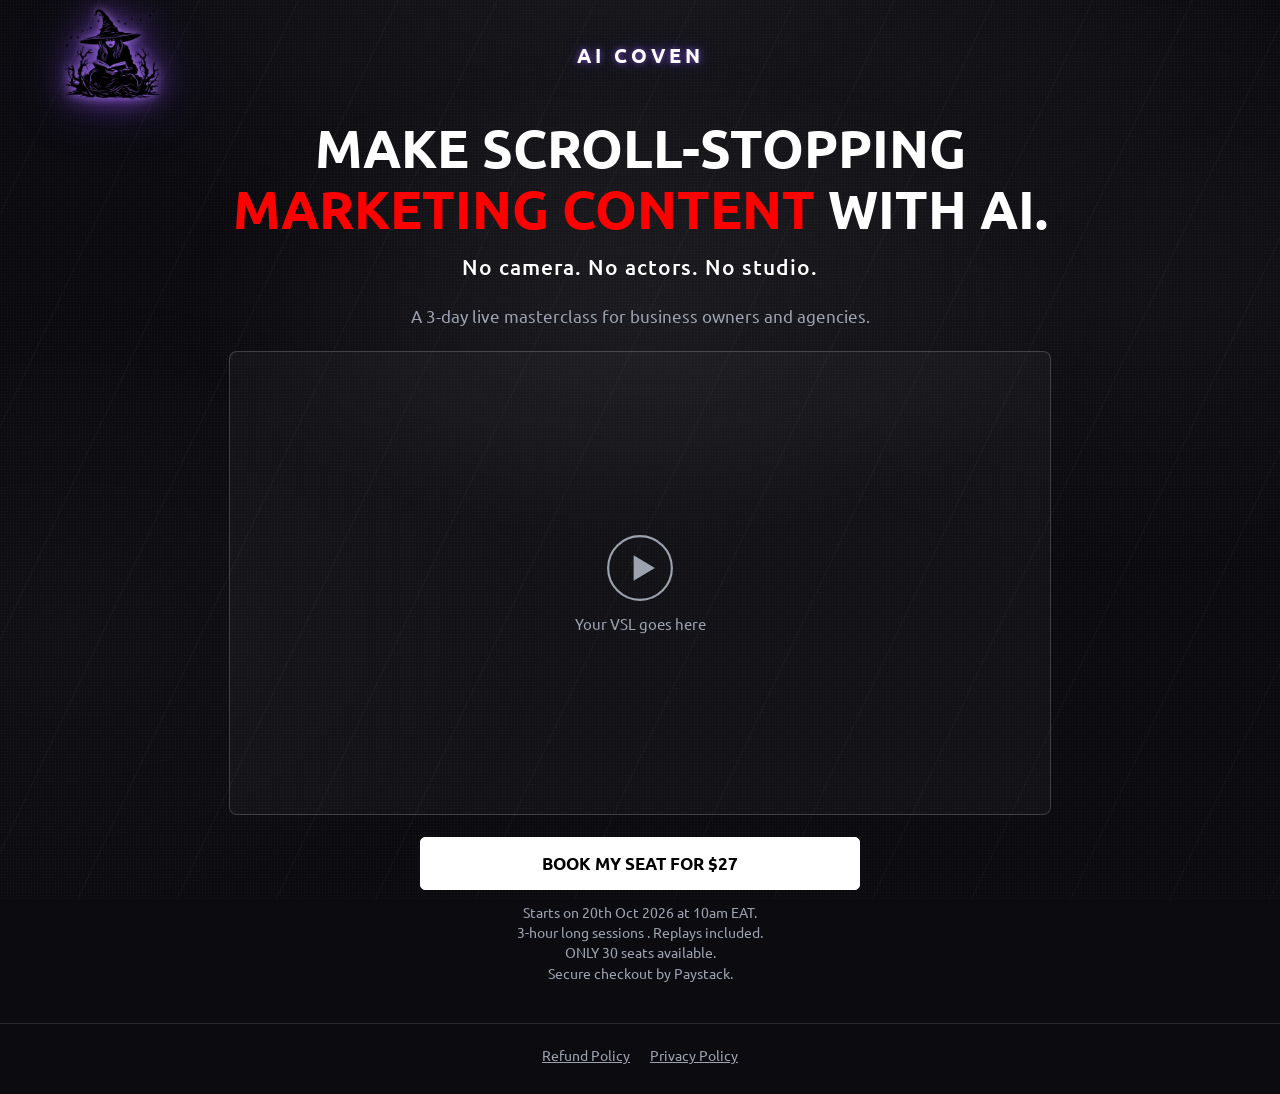
<file: index.html>
<!doctype html>
<html lang="en">
<head>
<meta charset="UTF-8" />
<meta name="viewport" content="width=device-width, initial-scale=1.0" />
<title>AI Coven Masterclass | Make Your First AI Video Ad in 3 Days</title>
<meta name="description" content="A 3-day live masterclass on making marketing videos and images with AI. No camera, no actors, no studio." />
<link rel="shortcut icon" href="./assets/logo/logo.png" type="image/x-icon" />
<!-- Same brand stylesheet as the main site: dark textured background, glow, Ubuntu font -->
<link rel="stylesheet" href="css/index.css" />
<style>
  body{ color:#fff; min-height:100vh; display:flex; flex-direction:column; margin:0; }
  .top{ position:relative; display:flex; align-items:center; height:110px; padding:0 5%; }
  .top img{ width:96px; height:96px; object-fit:contain; position:relative; z-index:2; }
  .top .brand{ position:absolute; left:50%; top:50%; transform:translate(-50%,-50%);
    font-size:1.25rem; font-weight:700; text-transform:uppercase; letter-spacing:4px; }
  main{ flex:1; width:100%; max-width:820px; margin:0 auto; padding:8px 5% 40px;
    display:flex; flex-direction:column; align-items:center; text-align:center; gap:22px; }
  h1{ margin:0; font-size:clamp(1.9rem,5vw,3.3rem); font-weight:700; line-height:1.15; text-transform:uppercase; }
  .red{ color:rgb(255,0,0); }
  .subhead{ margin:-8px 0 0; font-size:clamp(1rem,2.2vw,1.3rem); font-weight:500; letter-spacing:1px; color:#fff; }
  .sub{ margin:0; max-width:560px; color:#9ca3af; font-size:1.05rem; line-height:1.55; }
  /* VSL placeholder: replace the .vsl-placeholder div with your video (see comment in the body) */
  .vsl{ width:100%; aspect-ratio:16/9; border:1px solid rgba(255,255,255,.18); border-radius:8px;
    background:rgba(255,255,255,.03); overflow:hidden; position:relative; }
  .vsl iframe,.vsl video{ position:absolute; inset:0; width:100%; height:100%; border:0; }
  .vsl-placeholder{ position:absolute; inset:0; display:flex; flex-direction:column; align-items:center;
    justify-content:center; gap:12px; color:#9ca3af; font-size:.95rem; }
  .vsl-placeholder svg{ width:68px; height:68px; }
  .seat{ width:100%; max-width:440px; display:flex; flex-direction:column; gap:12px; }
  .seat input{ width:100%; box-sizing:border-box; padding:13px 14px; border-radius:5px; font:inherit; color:#fff;
    background:transparent; border:1px solid rgba(255,255,255,.3); }
  .seat input:focus{ outline:2px solid #fff; outline-offset:2px; }
  .buy{ width:100%; padding:15px 18px; border-radius:5px; border:1px solid #fff; background:#fff; color:#000;
    font:inherit; font-size:1.05rem; font-weight:700; text-transform:uppercase; cursor:pointer; display:block; box-sizing:border-box; text-align:center; text-decoration:none;
    transition:background-color .3s,color .3s; }
  .buy:hover,.buy:focus-visible{ background:transparent; color:#fff; outline:none; }
  .buy:focus-visible{ outline:2px solid #fff; outline-offset:2px; }
  .fine{ margin:0; color:#9ca3af; font-size:.85rem; line-height:1.5; }
  .msg{ margin:0; min-height:1.2em; font-size:.9rem; color:#fff; }
  @media (max-width:600px){ .top{height:90px} .top img{width:72px;height:72px} .top .brand{font-size:1rem} }
  @media (prefers-reduced-motion:reduce){ .logo-glow{ animation:none } }
</style>
</head>
<body>

<header class="top">
  <a href="#" aria-label="AI Coven home"><img src="./assets/logo/logo.png" alt="AI Coven logo" class="logo-glow" /></a>
  <span class="brand brand-glow">AI Coven</span>
</header>

<main class="glow-bg">
  <h1>Make scroll-stopping <span class="red">marketing content</span> with AI.</h1>
  <h2 class="subhead">No camera. No actors. No studio.</h2>
  <p class="sub">A 3-day live masterclass for business owners and agencies.</p>

  <!-- VIDEO SALES LETTER
       To add your video, delete the .vsl-placeholder div and paste ONE of these inside .vsl:
       <iframe src="https://www.youtube.com/embed/VIDEO_ID" allow="autoplay; fullscreen" allowfullscreen></iframe>
       <video src="assets/videos/vsl.mp4" controls poster="assets/images/home/darkbg.png"></video> -->
  <div class="vsl">
    <div class="vsl-placeholder">
      <svg viewBox="0 0 64 64" fill="none" aria-hidden="true"><circle cx="32" cy="32" r="30" stroke="currentColor" stroke-width="2"/><path d="M26 20l20 12-20 12V20z" fill="currentColor"/></svg>
      <span>Your VSL goes here</span>
    </div>
  </div>

  <div class="seat">
    <!-- EDIT: paste your Paystack Payment Page link in the href below -->
    <a class="buy" id="buy-btn" href="https://paystack.shop/pay/aicoven-masterclass">Book my seat for $27</a>
    <p class="fine"> Starts on 20th Oct 2026 at 10am EAT.<br> 3-hour long sessions . Replays included. <br> ONLY 30 seats available.<br> Secure checkout by Paystack.</p>
  </div>
</main>
<footer>
  <a href="refund.html">Refund Policy</a><a href="privacy.html">Privacy Policy</a>
</footer>
</body>
</html>
</file>
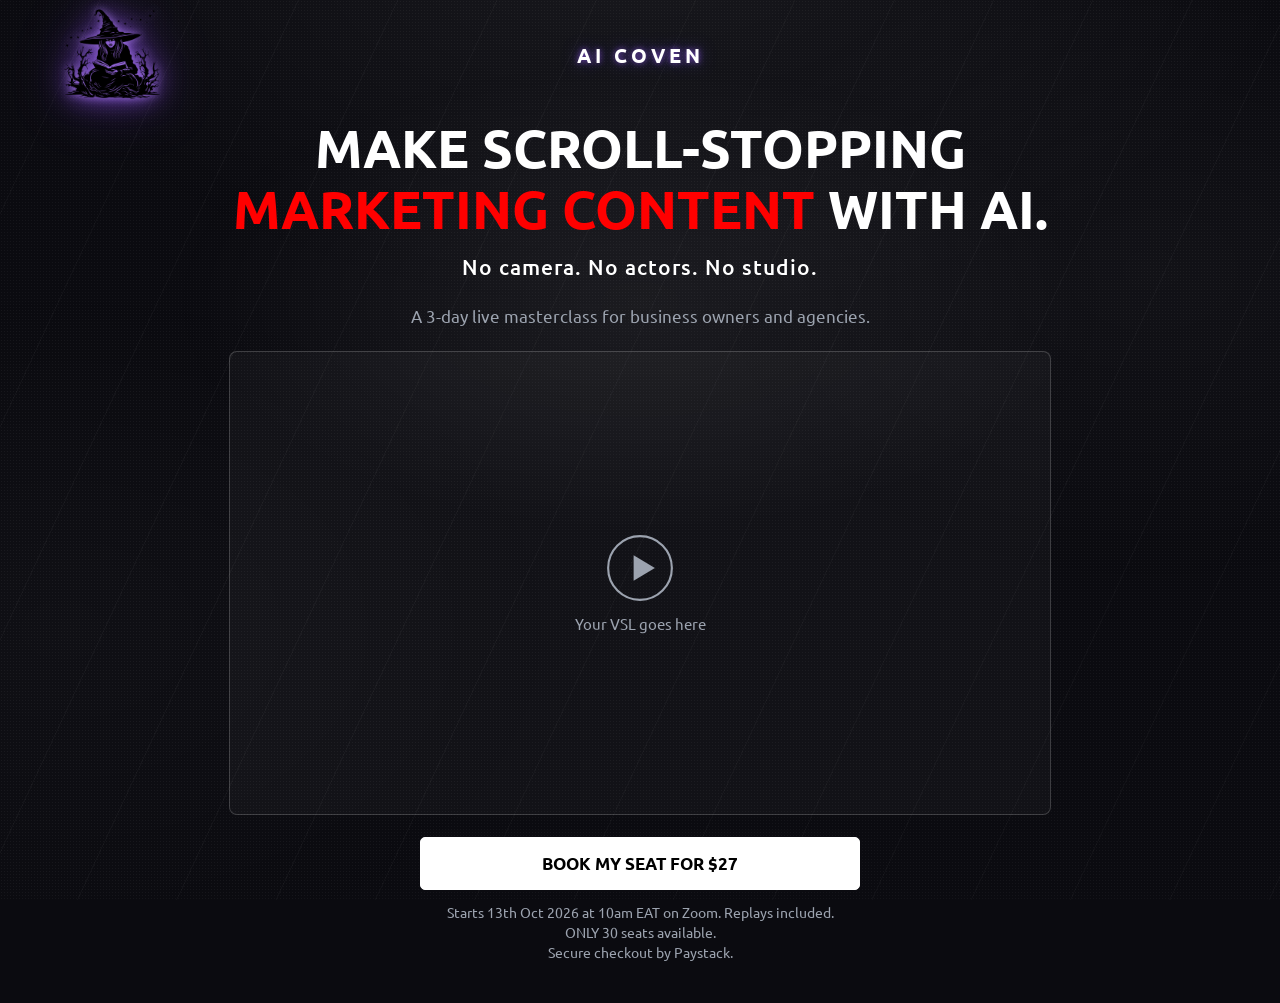
<file: masterclass.html>
<!doctype html>
<html lang="en">
<head>
<meta charset="UTF-8" />
<meta name="viewport" content="width=device-width, initial-scale=1.0" />
<title>AI Coven Masterclass | Make Your First AI Video Ad in 3 Days</title>
<meta name="description" content="A 3-day live masterclass on making marketing videos and images with AI. No camera, no actors, no studio." />
<link rel="shortcut icon" href="./assets/logo/logo.png" type="image/x-icon" />
<!-- Same brand stylesheet as the main site: dark textured background, glow, Ubuntu font -->
<link rel="stylesheet" href="css/index.css" />
<style>
  body{ color:#fff; min-height:100vh; display:flex; flex-direction:column; margin:0; }
  .top{ position:relative; display:flex; align-items:center; height:110px; padding:0 5%; }
  .top img{ width:96px; height:96px; object-fit:contain; position:relative; z-index:2; }
  .top .brand{ position:absolute; left:50%; top:50%; transform:translate(-50%,-50%);
    font-size:1.25rem; font-weight:700; text-transform:uppercase; letter-spacing:4px; }
  main{ flex:1; width:100%; max-width:820px; margin:0 auto; padding:8px 5% 40px;
    display:flex; flex-direction:column; align-items:center; text-align:center; gap:22px; }
  h1{ margin:0; font-size:clamp(1.9rem,5vw,3.3rem); font-weight:700; line-height:1.15; text-transform:uppercase; }
  .red{ color:rgb(255,0,0); }
  .subhead{ margin:-8px 0 0; font-size:clamp(1rem,2.2vw,1.3rem); font-weight:500; letter-spacing:1px; color:#fff; }
  .sub{ margin:0; max-width:560px; color:#9ca3af; font-size:1.05rem; line-height:1.55; }
  /* VSL placeholder: replace the .vsl-placeholder div with your video (see comment in the body) */
  .vsl{ width:100%; aspect-ratio:16/9; border:1px solid rgba(255,255,255,.18); border-radius:8px;
    background:rgba(255,255,255,.03); overflow:hidden; position:relative; }
  .vsl iframe,.vsl video{ position:absolute; inset:0; width:100%; height:100%; border:0; }
  .vsl-placeholder{ position:absolute; inset:0; display:flex; flex-direction:column; align-items:center;
    justify-content:center; gap:12px; color:#9ca3af; font-size:.95rem; }
  .vsl-placeholder svg{ width:68px; height:68px; }
  .seat{ width:100%; max-width:440px; display:flex; flex-direction:column; gap:12px; }
  .seat input{ width:100%; box-sizing:border-box; padding:13px 14px; border-radius:5px; font:inherit; color:#fff;
    background:transparent; border:1px solid rgba(255,255,255,.3); }
  .seat input:focus{ outline:2px solid #fff; outline-offset:2px; }
  .buy{ width:100%; padding:15px 18px; border-radius:5px; border:1px solid #fff; background:#fff; color:#000;
    font:inherit; font-size:1.05rem; font-weight:700; text-transform:uppercase; cursor:pointer; display:block; box-sizing:border-box; text-align:center; text-decoration:none;
    transition:background-color .3s,color .3s; }
  .buy:hover,.buy:focus-visible{ background:transparent; color:#fff; outline:none; }
  .buy:focus-visible{ outline:2px solid #fff; outline-offset:2px; }
  .fine{ margin:0; color:#9ca3af; font-size:.85rem; line-height:1.5; }
  .msg{ margin:0; min-height:1.2em; font-size:.9rem; color:#fff; }
  @media (max-width:600px){ .top{height:90px} .top img{width:72px;height:72px} .top .brand{font-size:1rem} }
  @media (prefers-reduced-motion:reduce){ .logo-glow{ animation:none } }
</style>
</head>
<body>

<header class="top">
  <a href="#" aria-label="AI Coven home"><img src="./assets/logo/logo.png" alt="AI Coven logo" class="logo-glow" /></a>
  <span class="brand brand-glow">AI Coven</span>
</header>

<main class="glow-bg">
  <h1>Make scroll-stopping <span class="red">marketing content</span> with AI.</h1>
  <h2 class="subhead">No camera. No actors. No studio.</h2>
  <p class="sub">A 3-day live masterclass for business owners and agencies.</p>

  <!-- VIDEO SALES LETTER
       To add your video, delete the .vsl-placeholder div and paste ONE of these inside .vsl:
       <iframe src="https://www.youtube.com/embed/VIDEO_ID" allow="autoplay; fullscreen" allowfullscreen></iframe>
       <video src="assets/videos/vsl.mp4" controls poster="assets/images/home/darkbg.png"></video> -->
  <div class="vsl">
    <div class="vsl-placeholder">
      <svg viewBox="0 0 64 64" fill="none" aria-hidden="true"><circle cx="32" cy="32" r="30" stroke="currentColor" stroke-width="2"/><path d="M26 20l20 12-20 12V20z" fill="currentColor"/></svg>
      <span>Your VSL goes here</span>
    </div>
  </div>

  <div class="seat">
    <!-- EDIT: paste your Paystack Payment Page link in the href below -->
    <a class="buy" id="buy-btn" href="https://paystack.com/pay/aicoven-masterclass">Book my seat for $27</a>
    <p class="fine">Starts 13th Oct 2026 at 10am EAT on Zoom. Replays included. <br> ONLY 30 seats available.<br> Secure checkout by Paystack.</p>
  </div>
</main>

</body>
</html>
</file>
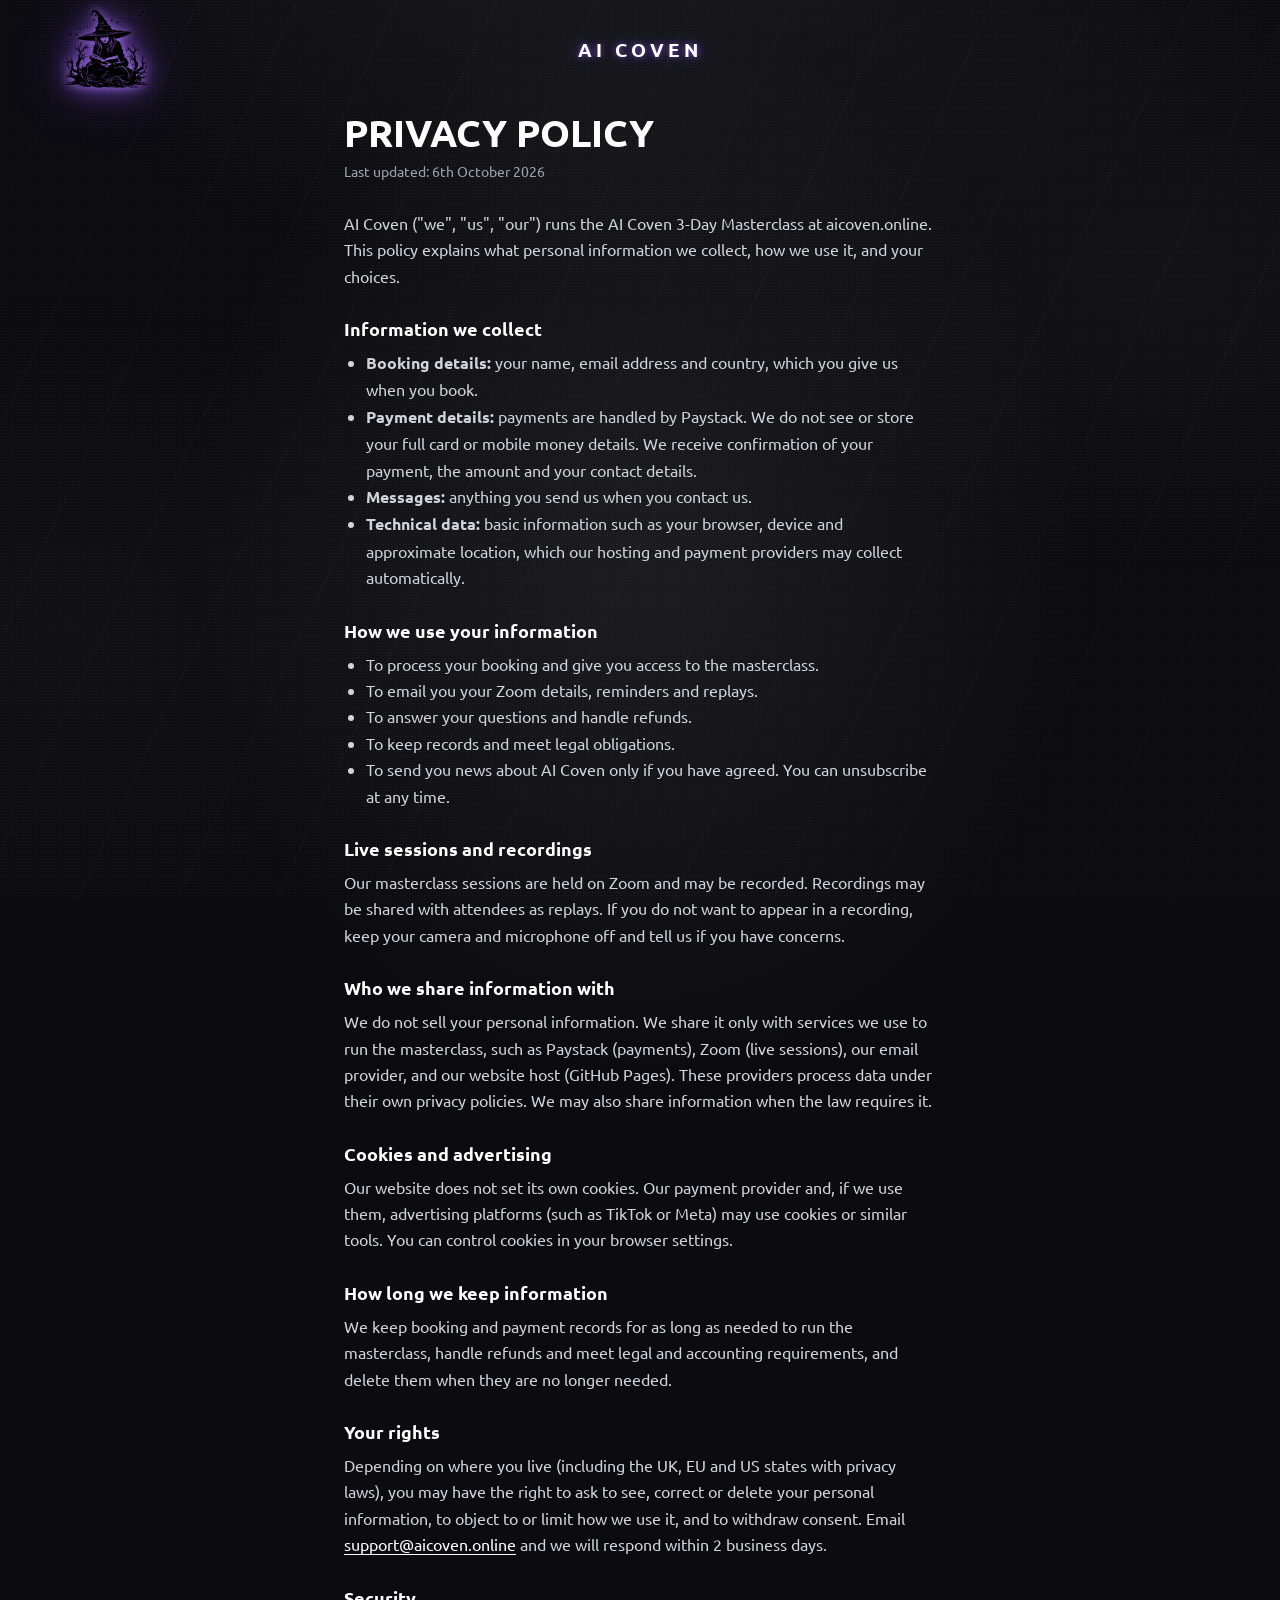
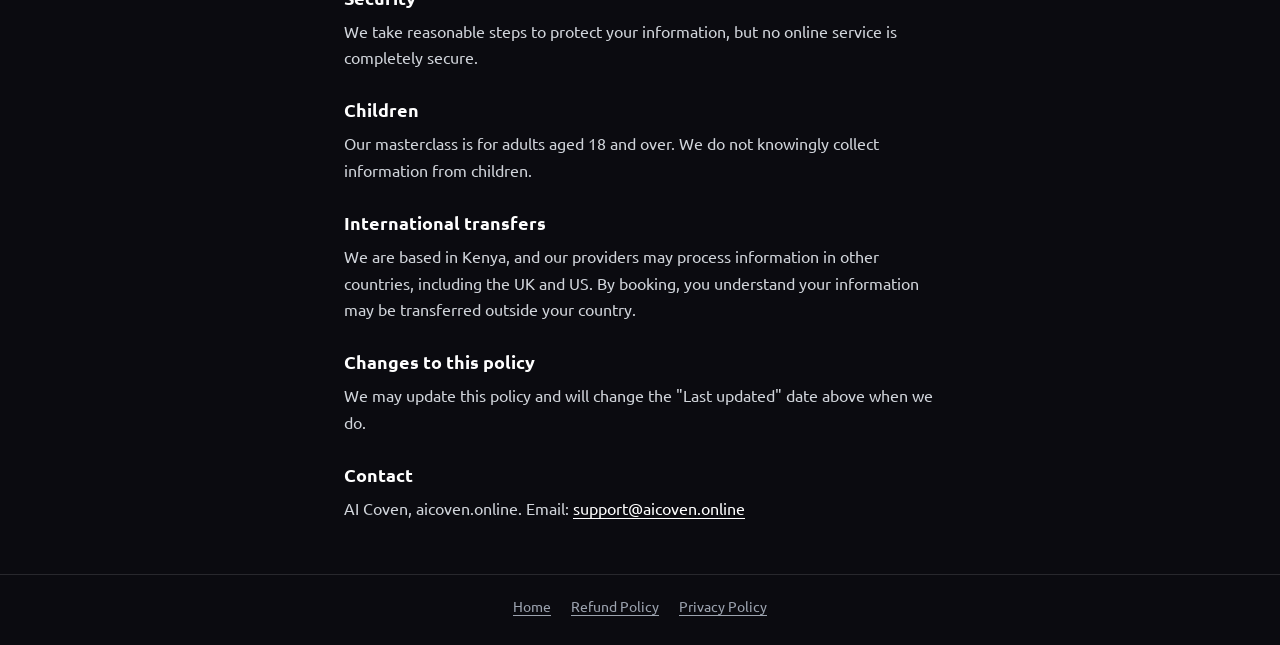
<file: privacy.html>
<!doctype html>
<html lang="en">
<head>
<meta charset="UTF-8" />
<meta name="viewport" content="width=device-width, initial-scale=1.0" />
<title>Privacy Policy | AI Coven</title>
<link rel="shortcut icon" href="./assets/logo/logo.png" type="image/x-icon" />
<link rel="stylesheet" href="css/index.css" />
<style>
  body{ color:#fff; min-height:100vh; display:flex; flex-direction:column; margin:0; }
  .top{ position:relative; display:flex; align-items:center; height:100px; padding:0 5%; }
  .top img{ width:84px; height:84px; object-fit:contain; position:relative; z-index:2; }
  .top .brand{ position:absolute; left:50%; top:50%; transform:translate(-50%,-50%);
    font-size:1.2rem; font-weight:700; text-transform:uppercase; letter-spacing:4px; }
  main{ flex:1; width:100%; max-width:720px; margin:0 auto; padding:10px 5% 40px; box-sizing:border-box; }
  h1{ margin:0 0 6px; font-size:clamp(1.7rem,4.5vw,2.4rem); font-weight:700; text-transform:uppercase; line-height:1.15; }
  .updated{ color:#9ca3af; font-size:.9rem; margin:0 0 26px; }
  h2{ font-size:1.15rem; margin:28px 0 8px; }
  p,li{ color:#d1d5db; line-height:1.65; font-size:1rem; }
  p{ margin:0 0 12px; } ul{ padding-left:22px; margin:0 0 12px; }
  a{ color:#fff; text-underline-offset:3px; }
  footer{ text-align:center; padding:22px 5% 30px; color:#9ca3af; font-size:.9rem; border-top:1px solid rgba(255,255,255,.12); }
  footer a{ color:#9ca3af; margin:0 10px; }
  @media (max-width:600px){ .top{height:84px} .top img{width:66px;height:66px} .top .brand{font-size:1rem} }
  @media (prefers-reduced-motion:reduce){ .logo-glow{ animation:none } }
</style>
</head>
<body>
<header class="top">
  <a href="./" aria-label="AI Coven home"><img src="./assets/logo/logo.png" alt="AI Coven logo" class="logo-glow" /></a>
  <span class="brand brand-glow">AI Coven</span>
</header>
<main class="glow-bg">
<h1>Privacy Policy</h1>
<p class="updated">Last updated: 6th October 2026</p>
<p>AI Coven ("we", "us", "our") runs the AI Coven 3-Day Masterclass at aicoven.online. This policy explains what personal information we collect, how we use it, and your choices.</p>
<h2>Information we collect</h2>
<ul>
<li><strong>Booking details:</strong> your name, email address and country, which you give us when you book.</li>
<li><strong>Payment details:</strong> payments are handled by Paystack. We do not see or store your full card or mobile money details. We receive confirmation of your payment, the amount and your contact details.</li>
<li><strong>Messages:</strong> anything you send us when you contact us.</li>
<li><strong>Technical data:</strong> basic information such as your browser, device and approximate location, which our hosting and payment providers may collect automatically.</li>
</ul>
<h2>How we use your information</h2>
<ul>
<li>To process your booking and give you access to the masterclass.</li>
<li>To email you your Zoom details, reminders and replays.</li>
<li>To answer your questions and handle refunds.</li>
<li>To keep records and meet legal obligations.</li>
<li>To send you news about AI Coven only if you have agreed. You can unsubscribe at any time.</li>
</ul>
<h2>Live sessions and recordings</h2>
<p>Our masterclass sessions are held on Zoom and may be recorded. Recordings may be shared with attendees as replays. If you do not want to appear in a recording, keep your camera and microphone off and tell us if you have concerns.</p>
<h2>Who we share information with</h2>
<p>We do not sell your personal information. We share it only with services we use to run the masterclass, such as Paystack (payments), Zoom (live sessions), our email provider, and our website host (GitHub Pages). These providers process data under their own privacy policies. We may also share information when the law requires it.</p>
<h2>Cookies and advertising</h2>
<p>Our website does not set its own cookies. Our payment provider and, if we use them, advertising platforms (such as TikTok or Meta) may use cookies or similar tools. You can control cookies in your browser settings.</p>
<h2>How long we keep information</h2>
<p>We keep booking and payment records for as long as needed to run the masterclass, handle refunds and meet legal and accounting requirements, and delete them when they are no longer needed.</p>
<h2>Your rights</h2>
<p>Depending on where you live (including the UK, EU and US states with privacy laws), you may have the right to ask to see, correct or delete your personal information, to object to or limit how we use it, and to withdraw consent. Email <a href="mailto:support@aicoven.online">support@aicoven.online</a> and we will respond within 2 business days.</p>
<h2>Security</h2>
<p>We take reasonable steps to protect your information, but no online service is completely secure.</p>
<h2>Children</h2>
<p>Our masterclass is for adults aged 18 and over. We do not knowingly collect information from children.</p>
<h2>International transfers</h2>
<p>We are based in Kenya, and our providers may process information in other countries, including the UK and US. By booking, you understand your information may be transferred outside your country.</p>
<h2>Changes to this policy</h2>
<p>We may update this policy and will change the "Last updated" date above when we do.</p>
<h2>Contact</h2>
<p>AI Coven, aicoven.online. Email: <a href="mailto:support@aicoven.online">support@aicoven.online</a></p>
</main>
<footer>
  <a href="index.html">Home</a><a href="refund.html">Refund Policy</a><a href="privacy.html">Privacy Policy</a>
</footer>
</body>
</html>
</file>
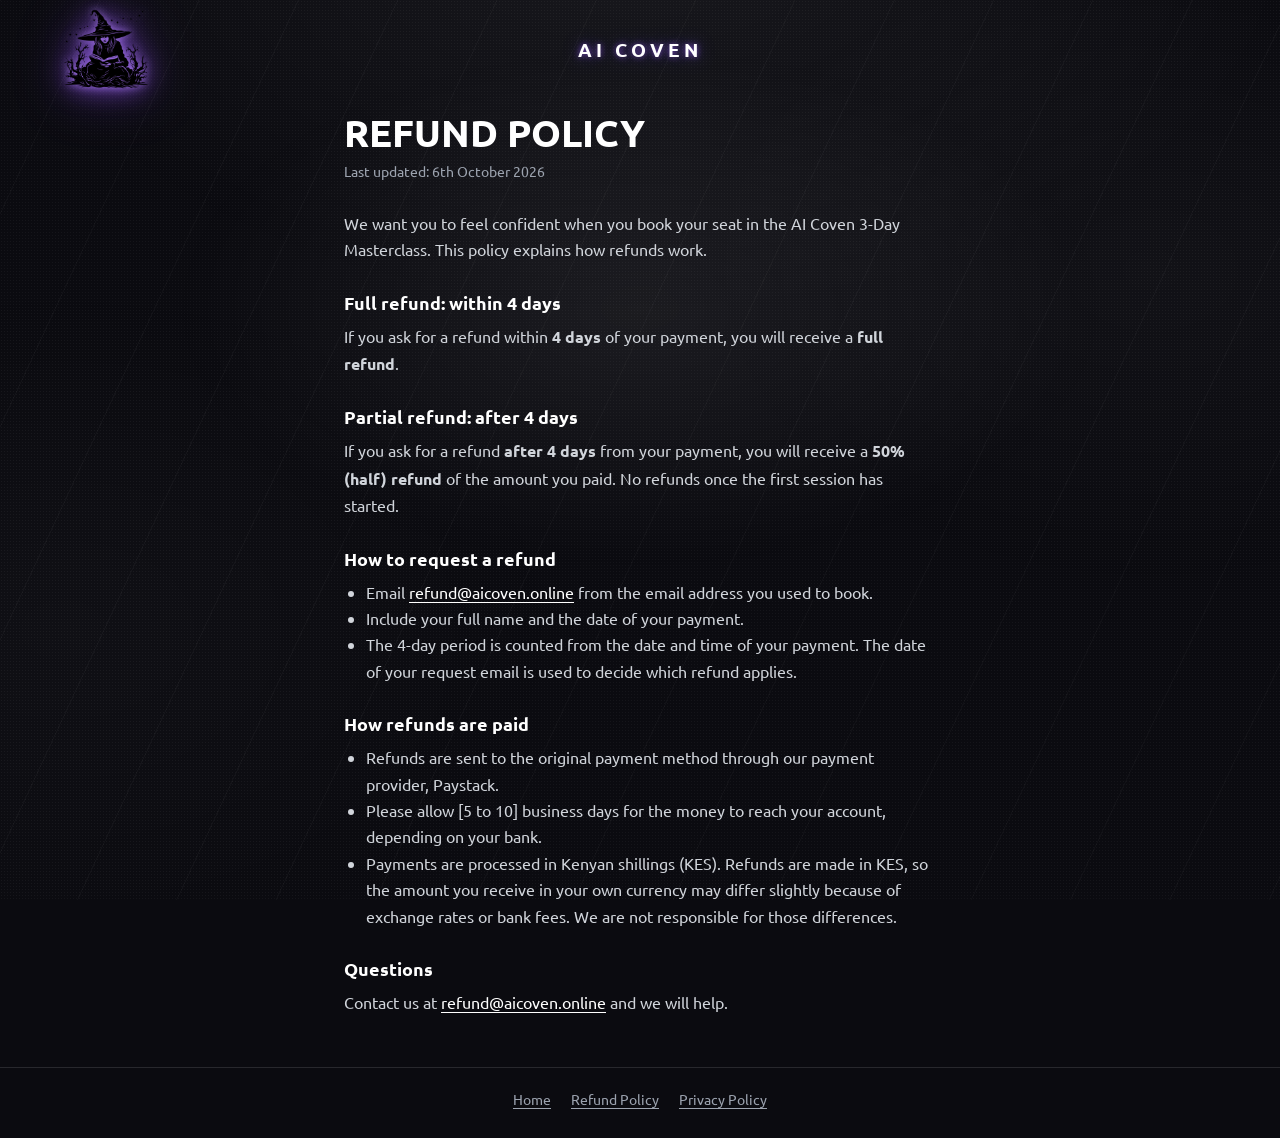
<file: refund.html>
<!doctype html>
<html lang="en">
<head>
<meta charset="UTF-8" />
<meta name="viewport" content="width=device-width, initial-scale=1.0" />
<title>Refund Policy | AI Coven</title>
<link rel="shortcut icon" href="./assets/logo/logo.png" type="image/x-icon" />
<link rel="stylesheet" href="css/index.css" />
<style>
  body{ color:#fff; min-height:100vh; display:flex; flex-direction:column; margin:0; }
  .top{ position:relative; display:flex; align-items:center; height:100px; padding:0 5%; }
  .top img{ width:84px; height:84px; object-fit:contain; position:relative; z-index:2; }
  .top .brand{ position:absolute; left:50%; top:50%; transform:translate(-50%,-50%);
    font-size:1.2rem; font-weight:700; text-transform:uppercase; letter-spacing:4px; }
  main{ flex:1; width:100%; max-width:720px; margin:0 auto; padding:10px 5% 40px; box-sizing:border-box; }
  h1{ margin:0 0 6px; font-size:clamp(1.7rem,4.5vw,2.4rem); font-weight:700; text-transform:uppercase; line-height:1.15; }
  .updated{ color:#9ca3af; font-size:.9rem; margin:0 0 26px; }
  h2{ font-size:1.15rem; margin:28px 0 8px; }
  p,li{ color:#d1d5db; line-height:1.65; font-size:1rem; }
  p{ margin:0 0 12px; } ul{ padding-left:22px; margin:0 0 12px; }
  a{ color:#fff; text-underline-offset:3px; }
  footer{ text-align:center; padding:22px 5% 30px; color:#9ca3af; font-size:.9rem; border-top:1px solid rgba(255,255,255,.12); }
  footer a{ color:#9ca3af; margin:0 10px; }
  @media (max-width:600px){ .top{height:84px} .top img{width:66px;height:66px} .top .brand{font-size:1rem} }
  @media (prefers-reduced-motion:reduce){ .logo-glow{ animation:none } }
</style>
</head>
<body>
<header class="top">
  <a href="./" aria-label="AI Coven home"><img src="./assets/logo/logo.png" alt="AI Coven logo" class="logo-glow" /></a>
  <span class="brand brand-glow">AI Coven</span>
</header>
<main class="glow-bg">
<h1>Refund Policy</h1>
<p class="updated">Last updated: 6th October 2026</p>
<p>We want you to feel confident when you book your seat in the AI Coven 3-Day Masterclass. This policy explains how refunds work.</p>
<h2>Full refund: within 4 days</h2>
<p>If you ask for a refund within <strong>4 days</strong> of your payment, you will receive a <strong>full refund</strong>.</p>
<h2>Partial refund: after 4 days</h2>
<p>If you ask for a refund <strong>after 4 days</strong> from your payment, you will receive a <strong>50% (half) refund</strong> of the amount you paid. No refunds once the first session has started.</p>
<h2>How to request a refund</h2>
<ul>
<li>Email <a href="mailto:refund@aicoven.online">refund@aicoven.online</a> from the email address you used to book.</li>
<li>Include your full name and the date of your payment.</li>
<li>The 4-day period is counted from the date and time of your payment. The date of your request email is used to decide which refund applies.</li>
</ul>
<h2>How refunds are paid</h2>
<ul>
<li>Refunds are sent to the original payment method through our payment provider, Paystack.</li>
<li>Please allow [5 to 10] business days for the money to reach your account, depending on your bank.</li>
<li>Payments are processed in Kenyan shillings (KES). Refunds are made in KES, so the amount you receive in your own currency may differ slightly because of exchange rates or bank fees. We are not responsible for those differences.</li>
</ul>
<h2>Questions</h2>
<p>Contact us at <a href="mailto:refund@aicoven.online">refund@aicoven.online</a> and we will help.</p>
</main>
<footer>
  <a href="masterclass.html">Home</a><a href="refund.html">Refund Policy</a><a href="privacy.html">Privacy Policy</a>
</footer>
</body>
</html>
</file>
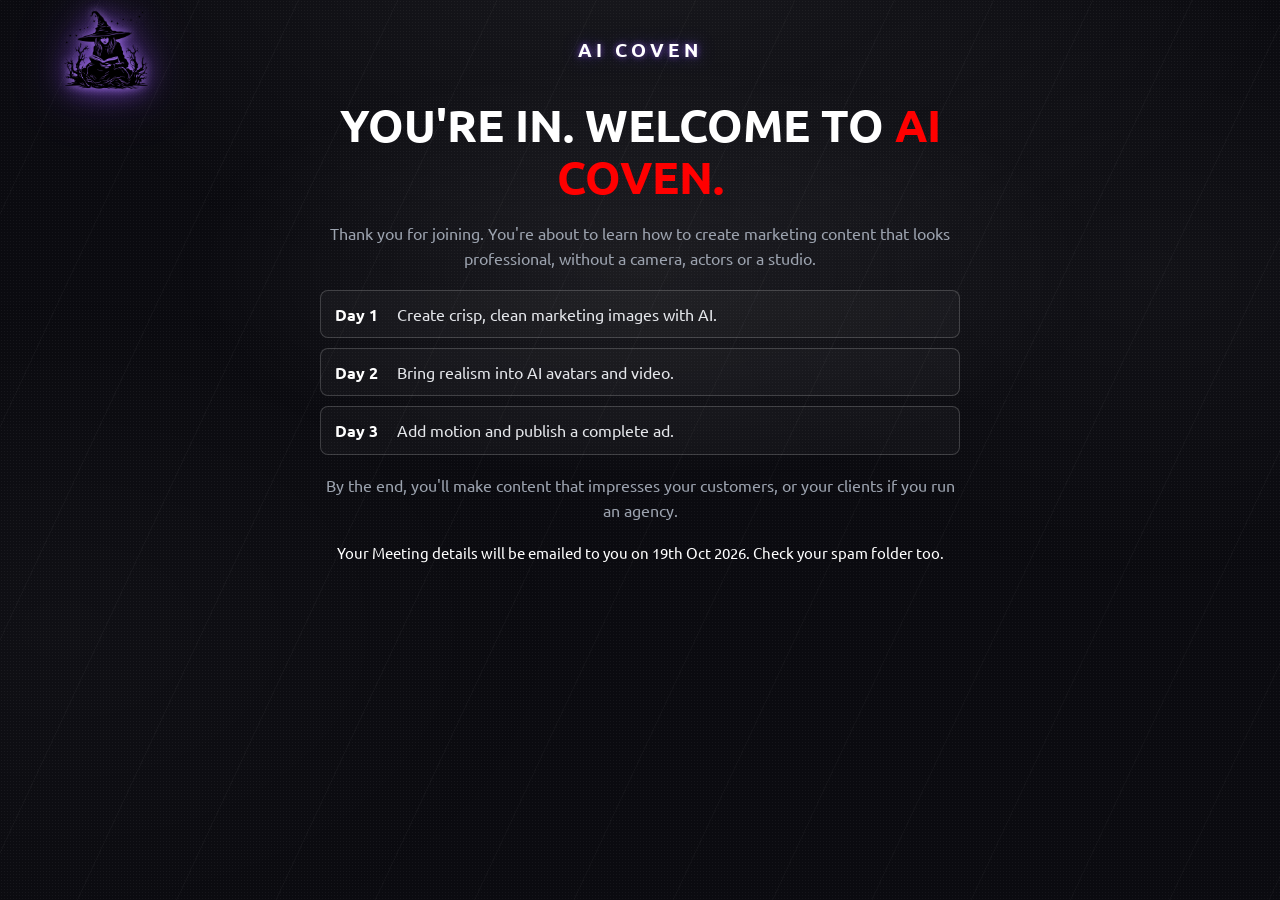
<file: thank-you.html>
<!doctype html>
<html lang="en">
<head>
<meta charset="UTF-8" />
<meta name="viewport" content="width=device-width, initial-scale=1.0" />
<meta name="robots" content="noindex" />
<title>You're in | AI Coven</title>
<link rel="shortcut icon" href="./assets/logo/logo.png" type="image/x-icon" />
<link rel="stylesheet" href="css/index.css" />
<style>
  body{ color:#fff; min-height:100vh; display:flex; flex-direction:column; margin:0; }
  .top{ position:relative; display:flex; align-items:center; height:100px; padding:0 5%; }
  .top img{ width:84px; height:84px; object-fit:contain; position:relative; z-index:2; }
  .top .brand{ position:absolute; left:50%; top:50%; transform:translate(-50%,-50%);
    font-size:1.2rem; font-weight:700; text-transform:uppercase; letter-spacing:4px; }
  main{ flex:1; width:100%; max-width:640px; margin:0 auto; padding:0 5% 36px;
    display:flex; flex-direction:column; align-items:center; text-align:center; gap:18px; }
  h1{ margin:0; font-size:clamp(1.8rem,5vw,2.8rem); font-weight:700; line-height:1.15; text-transform:uppercase; }
  .red{ color:rgb(255,0,0); }
  p{ margin:0; color:#9ca3af; font-size:1.02rem; line-height:1.55; }
  .days{ width:100%; display:flex; flex-direction:column; gap:10px; text-align:left; }
  .day{ display:flex; gap:14px; align-items:baseline; padding:12px 14px; border:1px solid rgba(255,255,255,.18);
    border-radius:8px; background:rgba(255,255,255,.03); }
  .day b{ min-width:48px; font-weight:700; }
  .day span{ color:#e5e7eb; line-height:1.4; }
  .zoom{ color:#fff; font-size:.95rem; }
  @media (max-width:600px){ .top{height:84px} .top img{width:66px;height:66px} .top .brand{font-size:1rem} }
  @media (prefers-reduced-motion:reduce){ .logo-glow{ animation:none } }
</style>
</head>
<body>

<header class="top">
  <img src="./assets/logo/logo.png" alt="AI Coven logo" class="logo-glow" />
  <span class="brand brand-glow">AI Coven</span>
</header>

<main class="glow-bg">
  <h1>You're in. Welcome to <span class="red">AI Coven.</span></h1>
  <p>Thank you for joining. You're about to learn how to create marketing content that looks professional, without a camera, actors or a studio.</p>

  <div class="days">
    <div class="day"><b>Day 1</b><span>Create crisp, clean marketing images with AI.</span></div>
    <div class="day"><b>Day 2</b><span>Bring realism into AI avatars and video.</span></div>
    <div class="day"><b>Day 3</b><span>Add motion and publish a complete ad.</span></div>
  </div>

  <p>By the end, you'll make content that impresses your customers, or your clients if you run an agency.</p>
  <p class="zoom">Your Meeting details will be emailed to you on 19th Oct 2026. Check your spam folder too.</p>
</main>

</body>
</html>
</file>
<file: css/index.css>
@import url('https://fonts.googleapis.com/css2?family=Dancing+Script:wght@400..700&family=Ubuntu:ital,wght@0,300;0,400;0,500;0,700;1,300;1,400;1,500;1,700&display=swap');

:root{

    --bg-color: #08080d;

    --btn-color: #ffffff;/* button color*/
    --btn-bg: #6d5bff;/* button bg color*/

    --primary-text-color: #ffffff;
    --header-link-hover: #ffffff;
    --input-hover-bd-color: #6d5bff;
}


html {
    scroll-behavior: smooth;
    font-family: "Ubuntu", sans-serif;
}

/* ---------------- Ambient background lighting & texture ---------------- */
/* Keeps the page dark, but replaces the flat black with a subtle lit,
   textured surface: fine grain + faint diagonal light streaks + a soft
   glow near the top of the page, all in white/grey so the theme stays
   monochrome (no purple tint on the base background itself). */

body{
    position: relative;
    background-color: #0b0b10;
}

body::before{
    content: "";
    position: fixed;
    inset: 0;
    z-index: -2;
    pointer-events: none;
    background-image:
        radial-gradient(rgba(255, 255, 255, 0.045) 1px, transparent 1px),
        repeating-linear-gradient(115deg, rgba(255, 255, 255, 0.028) 0px, rgba(255, 255, 255, 0.028) 1px, transparent 1px, transparent 90px),
        radial-gradient(ellipse 1100px 650px at 50% -8%, rgba(255, 255, 255, 0.06), transparent 60%),
        radial-gradient(ellipse 700px 500px at 90% 30%, rgba(255, 255, 255, 0.03), transparent 65%),
        radial-gradient(ellipse 800px 550px at 5% 70%, rgba(255, 255, 255, 0.025), transparent 65%);
    background-size: 3px 3px, auto, auto, auto, auto;
    background-repeat: repeat, repeat, no-repeat, no-repeat, no-repeat;
}

/* Soft centred glow, meant to sit behind a section's heading.
   Add class="glow-bg" to any <section> (it needs no extra markup). */
.glow-bg{
    position: relative;
    isolation: isolate;
}

.glow-bg::before{
    content: "";
    position: absolute;
    top: -6%;
    left: 50%;
    transform: translateX(-50%);
    width: min(950px, 140%);
    height: 55%;
    min-height: 320px;
    background: radial-gradient(ellipse at center, rgba(255, 255, 255, 0.07), rgba(255, 255, 255, 0) 70%);
    pointer-events: none;
    z-index: -1;
}

/* Faint diagonal light rays confined to a corner, like the footer of the
   reference screenshots. Add class="ray-corner" to a section/footer. */
.ray-corner{
    position: relative;
    overflow: hidden;
}

.ray-corner::after{
    content: "";
    position: absolute;
    right: -10%;
    bottom: -35%;
    width: 700px;
    height: 450px;
    background: repeating-linear-gradient(115deg, rgba(255, 255, 255, 0.05) 0px, rgba(255, 255, 255, 0.05) 1px, transparent 1px, transparent 16px);
    -webkit-mask-image: radial-gradient(circle at 75% 70%, black, transparent 70%);
    mask-image: radial-gradient(circle at 75% 70%, black, transparent 70%);
    pointer-events: none;
    z-index: 0;
}

header{
    color: #ffffff;
}


header > .collapsible-header{
    display: flex;
    gap: 1rem;
    width: 100%;
    background-color: inherit;
    place-content: center;
    overflow: hidden;
    transition: width 0.3s ease;
}

.animated-collapse{
    transition: width 0.3s ease;
}


.header-links {
    display: flex;
    align-items: center;
    min-width: fit-content;
    border-radius: 5px;
    padding: 5px 10px;
    transition: background-color 0.5s, color 0.5s;
}


.header-links:hover {
    color: #000000;
    /* background-color: var(--header-link-hover); */
}

.primary-text-color{
    color: var(--primary-text-color);
}


.signup-img-section{
    background-image: url("../assets/images/home/darkbg.png");
    background-position: center; /* Center the image */
    background-repeat: no-repeat; /* Do not repeat the image */
    background-size: cover;
}

.edge-gradient{
    background: linear-gradient(83deg, #08080d 0%, #08080d00 20%, #08080d00 80%, #08080d 100%);
}

.scroller{
    /* width: max-content;
    flex-wrap: nowrap; */
    animation: scroll 40s forwards linear infinite;
  }
  
  .scroller[data-direction="right"] {
      animation-direction: reverse;
  }
  
  .scroller[data-direction="left"] {
      animation-direction: forwards;
  }
  
  .scroller[data-direction="left"] {
      animation-direction: forwards;
  }
  
  .scroller[data-speed="fast"]{
      animation-duration: 30s;
  }
  
  .scroller[data-speed="slow"]{
      animation-duration: 80s;
  }

.opacity-0{
    opacity: 0 !important;
}

.opacity-100{
    opacity: 100 !important;
}

.btn{
    padding: 10px 15px;
    width: max-content;
    border-radius: 5px;
    color: var(--btn-color);
    background-color: var(--btn-bg);
    justify-content: center;
    align-items: center;
    display: flex;
    cursor: pointer;
}

.btn:hover{

}

.btn:disabled{
    cursor: default;
}

.input{
    padding: 10px;
    background-color: transparent;
    border-radius: 5px;
    /* outline: none; */
    min-width: 100px;
    border: 1px solid #818080;
    /* transition: border 0.3s; */
}

.input:active, .input:focus, .input:focus-within{
    border: 1px solid var(--input-hover-bd-color) !important;
}

.carousel-container {
    overflow: hidden;
    white-space: nowrap;
    width: 100%;
    max-width: 800px;
}
  
.carousel {
    display: inline-block;
    animation: scroll 10s linear infinite;
}
  
.carousel-img {
    display: inline-block;
    margin: 0 20px;
}
  
@keyframes scroll {
    0% {
        transform: translateX(0);
    }
    100% {
        transform: translateX(-50%);
    }
}

.footer-link{
    color: #a1a1aa;
    transition: color 0.3s;
}

.footer-link:hover{
    color: #ffffff;
}

/* Next & previous buttons */
.prev,
.next {
    cursor: pointer;
    position: absolute;
    top: 50%;
    width: auto;
    padding: 16px;
    margin-top: -22px;
    color: white;
    font-weight: bold;
    font-size: 18px;
    transition: 0.6s ease;
    border-radius: 0 3px 3px 0;
    user-select: none;
    z-index: 10;
}

/* Position the "next button" to the right */
.next {
    right: 0px;
    border-radius: 3px 0 0 3px;
}

/* On hover, add a black background color with a little bit see-through */
.prev:hover,
.next:hover {
    background-color: rgba(0, 0, 0, 0.8);
}



/* ---------------- Video showcase grid (Instagram explore style) ---------------- */
/* Manually placed (not auto-flow) so the tall and wide tiles genuinely
   interlock like puzzle pieces, instead of auto-placement grouping all
   the same-shaped tiles together. */

.video-grid{
    display: grid;
    grid-template-columns: repeat(3, 1fr);
    grid-auto-rows: 250px;
    gap: 10px;
}

.video-tile{
    position: relative;
    overflow: hidden;
    border-radius: 14px;
    background-color: rgba(255, 255, 255, 0.03);
    border: 1px solid rgba(255, 255, 255, 0.08);
    cursor: pointer;
}

.video-tile video{
    display: block;
    width: 100%;
    height: 100%;
}

/* Explicit puzzle placement (desktop): a tall tile on the left with two
   wide tiles stacked beside it (same combined height, no gap between
   them), then two more tall tiles underneath. */
.video-pos-1{ grid-column: 1 / 2; grid-row: 1 / 3; }
.video-pos-2{ grid-column: 2 / 4; grid-row: 1 / 2; }
.video-pos-3{ grid-column: 2 / 4; grid-row: 2 / 3; }
.video-pos-4{ grid-column: 1 / 2; grid-row: 3 / 5; }
.video-pos-5{ grid-column: 2 / 3; grid-row: 3 / 5; }
.video-pos-6{ grid-column: 3 / 4; grid-row: 3 / 5; }

.video-overlay{
    position: absolute;
    inset: 0;
    display: flex;
    align-items: flex-end;
    justify-content: space-between;
    padding: 12px;
    background: linear-gradient(to top, rgba(0, 0, 0, 0.55), rgba(0, 0, 0, 0) 45%);
}

.video-play-btn,
.video-mute-btn{
    width: 38px;
    height: 38px;
    min-width: 38px;
    border-radius: 50%;
    background-color: rgba(0, 0, 0, 0.5);
    color: #ffffff;
    border: 1px solid rgba(255, 255, 255, 0.3);
    display: flex;
    align-items: center;
    justify-content: center;
    font-size: 16px;
    backdrop-filter: blur(4px);
    transition: background-color 0.2s, transform 0.2s;
}

.video-play-btn:hover,
.video-mute-btn:hover{
    background-color: rgba(0, 0, 0, 0.75);
    transform: scale(1.08);
}

@media (max-width: 768px){
    .video-grid{
        grid-template-columns: repeat(2, 1fr);
        grid-auto-rows: 190px;
    }

    .video-pos-1{ grid-column: 1 / 2; grid-row: 1 / 3; }
    .video-pos-4{ grid-column: 2 / 3; grid-row: 1 / 3; }
    .video-pos-2{ grid-column: 1 / 3; grid-row: 3 / 4; }
    .video-pos-5{ grid-column: 1 / 2; grid-row: 4 / 6; }
    .video-pos-6{ grid-column: 2 / 3; grid-row: 4 / 6; }
    .video-pos-3{ grid-column: 1 / 3; grid-row: 6 / 7; }
}

/* ---------------- Article cards (Map Your Journey style) ---------------- */

.article-card{
    display: flex;
    flex-direction: column;
    gap: 14px;
    padding: 20px;
    background-color: rgba(255, 255, 255, 0.03);
    border: 1px solid rgba(255, 255, 255, 0.08);
    border-radius: 16px;
    transition: border-color 0.3s, transform 0.3s;
}

.article-card:hover{
    border-color: rgba(255, 255, 255, 0.2);
    transform: translateY(-4px);
}

.article-card-image{
    width: 100%;
    height: 220px;
    overflow: hidden;
    border-radius: 10px;
    background-color: rgba(255, 255, 255, 0.02);
}

.article-card-image img{
    width: 100%;
    height: 100%;
    object-fit: cover;
    transition: transform 0.4s;
}

.article-card:hover .article-card-image img{
    transform: scale(1.05);
}

.article-tag{
    align-self: flex-start;
    font-size: 12px;
    padding: 4px 12px;
    border-radius: 999px;
    background-color: rgba(109, 91, 255, 0.15);
    color: #a99bff;
    border: 1px solid rgba(109, 91, 255, 0.3);
}

.article-desc{
    color: #a1a1aa;
    font-size: 15px;
    line-height: 1.5;
}

/* Style for the collapsible content such as faq commonly known as: accordion */

.faq{
    background-color: rgba(255, 255, 255, 0.03);
    color: #ffffff;
    border: 1px solid rgba(255, 255, 255, 0.12);
    border-radius: 10px;
    overflow: hidden;
}

.faq-accordion {
    background-color: inherit;
    color: #ffffff;
    cursor: pointer;
    padding: 15px 18px;
    width: 100%;
    border: none;
    text-align: left;
    outline: none;
    transition: height 0.4s;
}

.faq .content {
    padding: 0px 18px;
    color: #a1a1aa;
    height: max-content;
    overflow: hidden;
    background-color: transparent;
    text-align: justify;
    max-height: 0px;
    transition: max-height 0.4s, padding 0.4s;
}

.faq-accordion .active,
.faq-accordion:hover {
    /* background-color: #2e2c2c; */
}

/* ---------------- Neon logo / brand glow ---------------- */

.logo-glow{
    filter:
        drop-shadow(0 0 4px rgba(180, 130, 255, 0.85))
        drop-shadow(0 0 12px rgba(155, 92, 255, 0.6))
        drop-shadow(0 0 26px rgba(120, 60, 220, 0.4));
    animation: logo-pulse 3.5s ease-in-out infinite;
}

@keyframes logo-pulse{
    0%, 100%{
        filter:
            drop-shadow(0 0 4px rgba(180, 130, 255, 0.85))
            drop-shadow(0 0 12px rgba(155, 92, 255, 0.6))
            drop-shadow(0 0 26px rgba(120, 60, 220, 0.4));
    }
    50%{
        filter:
            drop-shadow(0 0 6px rgba(180, 130, 255, 1))
            drop-shadow(0 0 18px rgba(155, 92, 255, 0.8))
            drop-shadow(0 0 36px rgba(120, 60, 220, 0.55));
    }
}

.brand-glow{
    text-shadow:
        0 0 6px rgba(155, 92, 255, 0.7),
        0 0 18px rgba(109, 91, 255, 0.4);
}

/* ---------------- "Learn more" popup modal ---------------- */

.modal-overlay{
    position: fixed;
    inset: 0;
    z-index: 1000;
    display: flex;
    align-items: center;
    justify-content: center;
    padding: 20px;
    background-color: rgba(0, 0, 0, 0.7);
    backdrop-filter: blur(6px);
    opacity: 0;
    pointer-events: none;
    transition: opacity 0.25s ease;
}

.modal-overlay.active{
    opacity: 1;
    pointer-events: all;
}

.modal-box{
    position: relative;
    width: 100%;
    max-width: 480px;
    padding: 36px 30px;
    border-radius: 16px;
    background-color: #0d0d14;
    color: #ffffff;
    border: 1px solid rgba(155, 92, 255, 0.9);
    box-shadow:
        0 0 10px 1px rgba(155, 92, 255, 0.6),
        0 0 34px 6px rgba(109, 91, 255, 0.35),
        inset 0 0 22px rgba(109, 91, 255, 0.08);
    transform: scale(0.94);
    transition: transform 0.25s ease;
}

.modal-overlay.active .modal-box{
    transform: scale(1);
}

.modal-title{
    font-size: 22px;
    font-weight: 600;
    margin-bottom: 14px;
    color: #ffffff;
}

.modal-text{
    font-size: 15.5px;
    line-height: 1.7;
    color: #ffffff;
}

.modal-close{
    position: absolute;
    top: 14px;
    right: 14px;
    width: 32px;
    height: 32px;
    display: flex;
    align-items: center;
    justify-content: center;
    background: transparent;
    border: none;
    color: #ffffff;
    font-size: 16px;
    opacity: 0.7;
    cursor: pointer;
    transition: opacity 0.2s;
}

.modal-close:hover{
    opacity: 1;
}
footer{ text-align:center; padding:22px 5% 30px; color:#9ca3af; font-size:.9rem; border-top:1px solid rgba(255,255,255,.12); }
footer a{ color:#9ca3af; margin:0 10px; }
</file>
